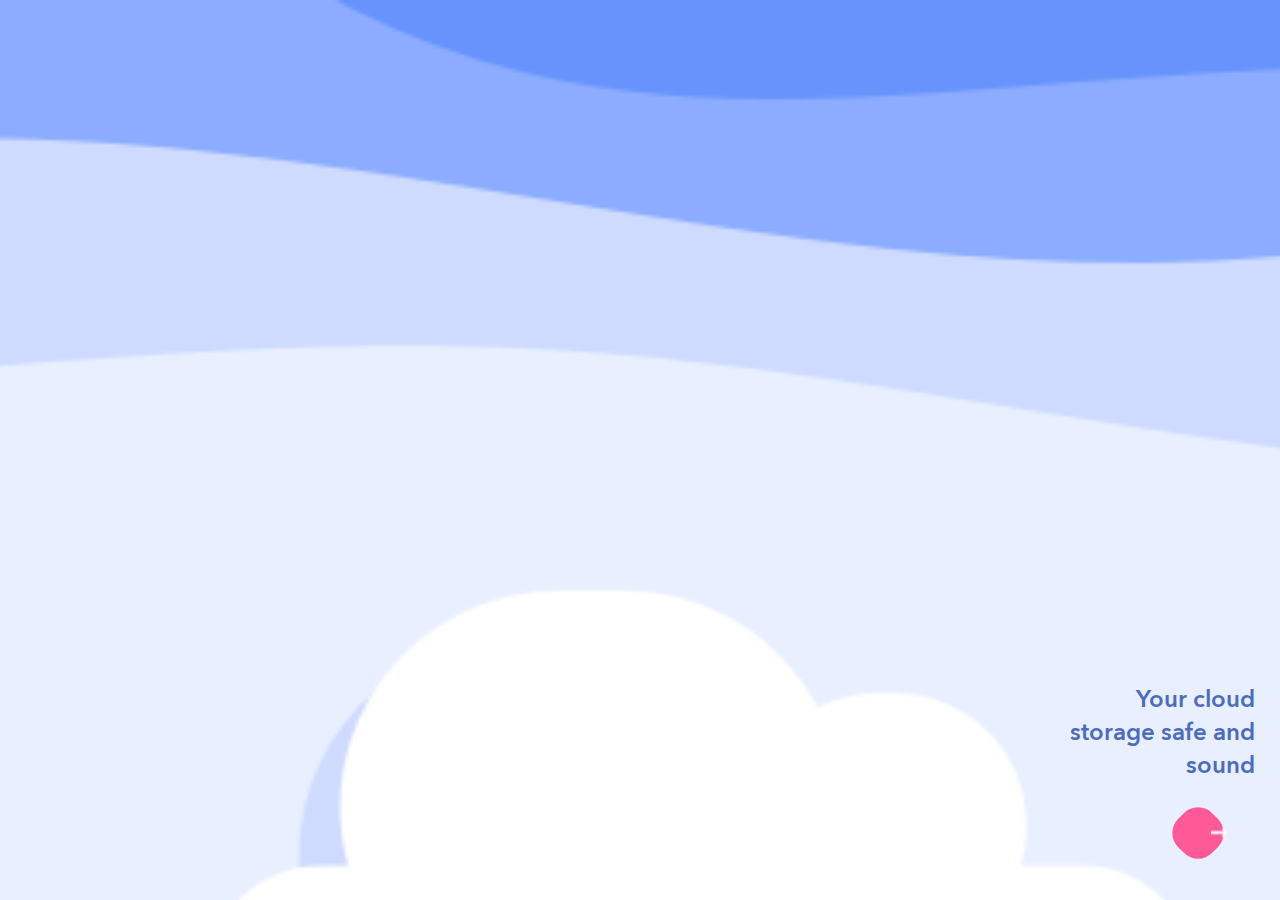
<file: index.html>
<!doctype html>
<html lang="en">
  <head>
    <title>Task 1</title>
    <!-- Required meta tags -->
    <meta charset="utf-8">
    <meta name="viewport" content="width=device-width, initial-scale=1">

    <link rel="stylesheet" href="assets/css/style.css">
    <!-- Bootstrap CSS -->
    <link href="https://cdn.jsdelivr.net/npm/bootstrap@5.0.0-beta3/dist/css/bootstrap.min.css" rel="stylesheet" integrity="sha384-eOJMYsd53ii+scO/bJGFsiCZc+5NDVN2yr8+0RDqr0Ql0h+rP48ckxlpbzKgwra6" crossorigin="anonymous">

    <!-- Option 1: Bootstrap Bundle with Popper -->
    <script src="https://cdn.jsdelivr.net/npm/bootstrap@5.0.0-beta3/dist/js/bootstrap.bundle.min.js" integrity="sha384-JEW9xMcG8R+pH31jmWH6WWP0WintQrMb4s7ZOdauHnUtxwoG2vI5DkLtS3qm9Ekf" crossorigin="anonymous"></script>

    <!-- Option 2: Separate Popper and Bootstrap JS -->
    <!--
    <script src="https://cdn.jsdelivr.net/npm/@popperjs/core@2.9.1/dist/umd/popper.min.js" integrity="sha384-SR1sx49pcuLnqZUnnPwx6FCym0wLsk5JZuNx2bPPENzswTNFaQU1RDvt3wT4gWFG" crossorigin="anonymous"></script>
    <script src="https://cdn.jsdelivr.net/npm/bootstrap@5.0.0-beta3/dist/js/bootstrap.min.js" integrity="sha384-j0CNLUeiqtyaRmlzUHCPZ+Gy5fQu0dQ6eZ/xAww941Ai1SxSY+0EQqNXNE6DZiVc" crossorigin="anonymous"></script>
    -->
   
  </head>
  <body>
    <div class="banner-img">
        <p>Your cloud storage safe and sound</p>
        <a href="home.html">
            <div class="arrow-btn d-flex justify-content-center align-items-center">
                <img src="assets/img/arrow.png" alt="arrow">
            </div>
        </a>
   </div>
  </body>
</html>
</file>
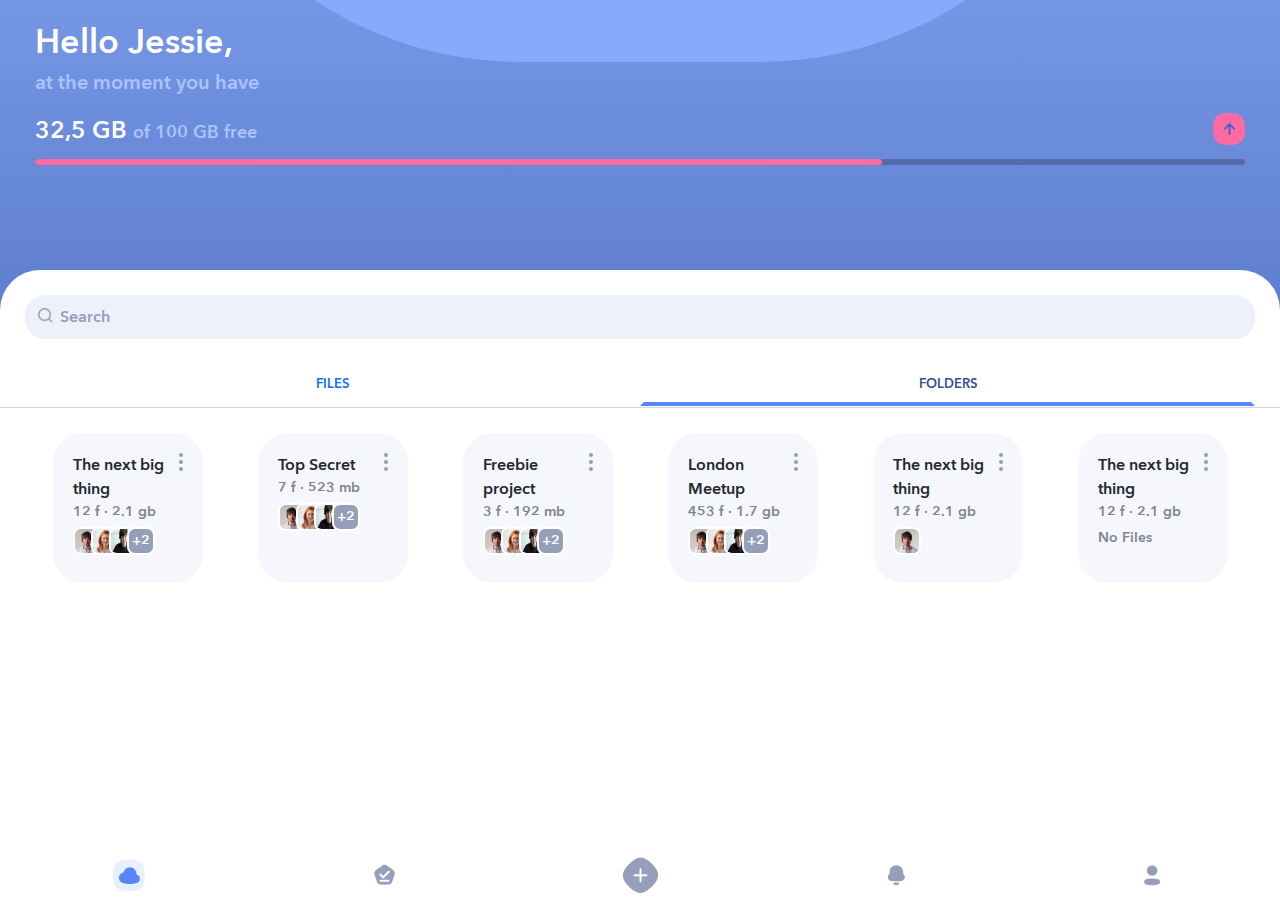
<file: home.html>
<!doctype html>
<html lang="en">

<head>
    <title>Home</title>
    <!-- Required meta tags -->
    <meta charset="utf-8">
    <meta name="viewport" content="width=device-width, initial-scale=1">

    <!-- Bootstrap CSS -->
    <link href="https://cdn.jsdelivr.net/npm/bootstrap@5.0.0-beta3/dist/css/bootstrap.min.css" rel="stylesheet">
    <script src="https://code.jquery.com/jquery-3.6.0.min.js"></script>
    <script src="https://cdn.jsdelivr.net/npm/@popperjs/core@2.9.1/dist/umd/popper.min.js"></script>
    <script src="https://cdn.jsdelivr.net/npm/bootstrap@5.0.0-beta3/dist/js/bootstrap.min.js"></script>

    <!-- custome files -->
    <script src="assets/js/script.js"></script>
    <link rel="stylesheet" href="assets/css/style.css">

</head>

<body>
    <div class="wrapper for-home">
        <div class="wave"></div>
    </div>

    <div class="container-fluid">
        <div class="row">
            <div class="col-12 main-container p-0">
                <div class="intro">

                    <div class="name-cont">
                        <p class="font-color1">Hello Jessie,</p>
                        <p class="font-color2">at the moment you have</p>
                    </div>

                    <div class="progr-conteiner">
                        <p class="font-color1">32,5 GB
                            <span class="font-color2">of 100 GB free</span>
                        </p>
                        <div class="up-btn"><img src="assets/img/up-btn.png" alt="up-btn"></div>
                        <div class="progress">
                            <div class="progress-bar" role="progressbar" style="width: 70%" aria-valuenow="70"
                                aria-valuemin="0" aria-valuemax="100"></div>
                        </div>
                    </div>
                </div>
                <div class="tab-container">
                    <div class="search-cont">
                        <img src="assets/img/search-ico.png" alt="searc-icon">
                        <input class="form-control search-input" type="text" placeholder="Search">
                    </div>

                    <nav>
                        <ul class="nav nav-tabs" id="myTab" role="tablist">
                            <li class="nav-item">
                                <a class="nav-link" id="files-tab" data-toggle="tab" href="#files" role="tab"
                                    aria-controls="FILES" aria-selected="false">FILES</a>
                            </li>
                            <li class="nav-item">
                                <a class="nav-link active" id="folder-tab" data-toggle="tab" href="#folders" role="tab"
                                    aria-controls="FOLDERS" aria-selected="true">FOLDERS</a>
                            </li>
                        </ul>
                    </nav>

                    <div class="tab-content" id="myTabContent">
                        <div class="tab-pane fade" id="files" role="tabpanel" aria-labelledby="files-tab">
                            <p>Coming Soon...</p>
                        </div>
                        <div class="tab-pane fade show active" id="folders" role="tabpanel"
                            aria-labelledby="folders-tab">

                            <div class="box-con">
                                <!-- <div class="folder-container">
                                <p class="font-color5">The next big thing</p>
                                <p class="font-color4">12 f · 2.1 gb</p>
                                <img class="options" src=assets/img/more.png>
                                <div class="max3photos">
                                    <img src="assets/img/user1.jpg">
                                    <img src="assets/img/user2.jfif">
                                    <img src="assets/img/user4.jpg">
                                    <div class="extraCount font-color1"><span>+7</span></div>
                                </div>
                            </div> -->
                            </div>

                        </div>
                    </div>

                </div>
            </div>
            <!-- #89aafa -->
        </div>

    </div>
    <div class="col-12 footer-tab p-0">
        <a href="home.html">
            <div><img src="assets/img/home-active.png"></div>
        </a>
        <a href="local-storage.html">
            <div><img src="assets/img/local-storage.png"></div>
        </a>
        <a>
            <div class="upload-menu"><img src="assets/img/upload.png"></div>
        </a>
        <a href="notifications.html">
            <div><img src="assets/img/notification.png"></div>
        </a>
        <a href="profile.html">
            <div><img src="assets/img/profile.png"></div>
        </a>
    </div>
    <div class="upload-menu-container">

        <div class="scan-icon">
            <img src="assets/img/scan-icon.png">
            <p class="font-color6">Scan</p>
        </div>

        <div class="photo-icon">
            <img src="assets/img/photo-icon.png" class="">
            <p class="font-color6">Photo</p>
        </div>

        <div class="upload-icon">
            <img src="assets/img/upload-icon.png" class="">
            <p class="font-color6">Upload</p>
        </div>

        <img src="assets/img/close-upload-icon.png" class="cancel-icon">
    </div>
    <div class="blackShade">&nbsp;</div>
</body>

<style>

</style>

</html>
</file>
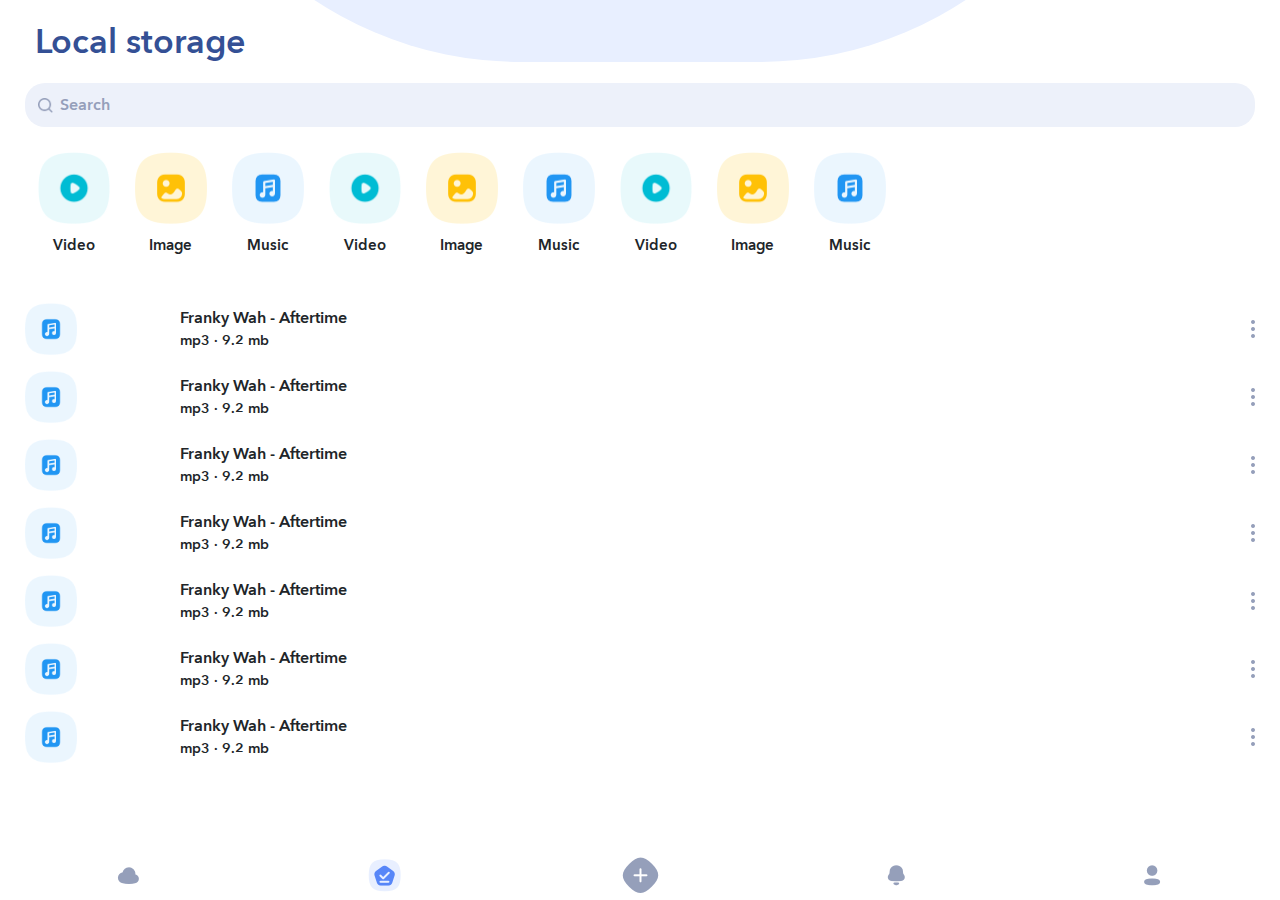
<file: local-storage.html>
<!doctype html>
<html lang="en">
  <head>
    <title>Home</title>
    <!-- Required meta tags -->
    <meta charset="utf-8">
    <meta name="viewport" content="width=device-width, initial-scale=1">

    <!-- Bootstrap CSS -->
    <link href="https://cdn.jsdelivr.net/npm/bootstrap@5.0.0-beta3/dist/css/bootstrap.min.css" rel="stylesheet">
    <script src="https://code.jquery.com/jquery-3.6.0.min.js" ></script>
    <script src="https://cdn.jsdelivr.net/npm/@popperjs/core@2.9.1/dist/umd/popper.min.js" ></script>
    <script src="https://cdn.jsdelivr.net/npm/bootstrap@5.0.0-beta3/dist/js/bootstrap.min.js"></script>

    <!-- custome files -->
    <script src="assets/js/script.js"></script>    
    <link rel="stylesheet" href="assets/css/style.css">

  </head>
  <body>
    <div class="wrapper otherPages">
        <div class="wave"></div>
    </div>

    <div class="container-fluid">
        <div class="row">
            <div class="col-12 main-container p-0 LS-page">
                <p class="pageHead font-color3">
                    Local storage
                </p>
                <div class="search-cont">
                    <img src="assets/img/search-ico.png" alt="searc-icon">
                    <input class="form-control search-input" type="text" placeholder="Search">
                </div>

                <div class="file-type">
                    <div class="type-icon">
                        <img src="assets/img/type-video.png">
                        <p>Video</p>
                    </div>
                    <div class="type-icon">
                        <img src="assets/img/type-img.png">
                        <p>Image</p>
                    </div>
                    <div class="type-icon">
                        <img src="assets/img/type-music.png">
                        <p>Music</p>
                    </div>
                    <div class="type-icon">
                        <img src="assets/img/type-video.png">
                        <p>Video</p>
                    </div>
                    <div class="type-icon">
                        <img src="assets/img/type-img.png">
                        <p>Image</p>
                    </div>
                    <div class="type-icon">
                        <img src="assets/img/type-music.png">
                        <p>Music</p>
                    </div>
                    <div class="type-icon">
                        <img src="assets/img/type-video.png">
                        <p>Video</p>
                    </div>
                    <div class="type-icon">
                        <img src="assets/img/type-img.png">
                        <p>Image</p>
                    </div>
                    <div class="type-icon">
                        <img src="assets/img/type-music.png">
                        <p>Music</p>
                    </div>
                </div>

                <div class="file-list">
                    <div class="file-Container">
                        <img src="assets/img/type-music.png">
                        <div class="fileInfo">                            
                            <p>Franky Wah - Aftertime</p>
                            <p>mp3 · 9.2 mb</p>
                        </div>
                        <img class="moreBtn" src="assets/img/more.png">
                    </div>
                    <div class="file-Container">
                        <img src="assets/img/type-music.png">
                        <div class="fileInfo">                            
                            <p>Franky Wah - Aftertime</p>
                            <p>mp3 · 9.2 mb</p>
                        </div>
                        <img class="moreBtn" src="assets/img/more.png">
                    </div>
                    <div class="file-Container">
                        <img src="assets/img/type-music.png">
                        <div class="fileInfo">                            
                            <p>Franky Wah - Aftertime</p>
                            <p>mp3 · 9.2 mb</p>
                        </div>
                        <img class="moreBtn" src="assets/img/more.png">
                    </div>
                    <div class="file-Container">
                        <img src="assets/img/type-music.png">
                        <div class="fileInfo">                            
                            <p>Franky Wah - Aftertime</p>
                            <p>mp3 · 9.2 mb</p>
                        </div>
                        <img class="moreBtn" src="assets/img/more.png">
                    </div>
                    <div class="file-Container">
                        <img src="assets/img/type-music.png">
                        <div class="fileInfo">                            
                            <p>Franky Wah - Aftertime</p>
                            <p>mp3 · 9.2 mb</p>
                        </div>
                        <img class="moreBtn" src="assets/img/more.png">
                    </div>
                    <div class="file-Container">
                        <img src="assets/img/type-music.png">
                        <div class="fileInfo">                            
                            <p>Franky Wah - Aftertime</p>
                            <p>mp3 · 9.2 mb</p>
                        </div>
                        <img class="moreBtn" src="assets/img/more.png">
                    </div>
                    <div class="file-Container">
                        <img src="assets/img/type-music.png">
                        <div class="fileInfo">                            
                            <p>Franky Wah - Aftertime</p>
                            <p>mp3 · 9.2 mb</p>
                        </div>
                        <img class="moreBtn" src="assets/img/more.png">
                    </div>
                    <div class="file-Container">
                        <img src="assets/img/type-music.png">
                        <div class="fileInfo">                            
                            <p>Franky Wah - Aftertime</p>
                            <p>mp3 · 9.2 mb</p>
                        </div>
                        <img class="moreBtn" src="assets/img/more.png">
                    </div>

                </div>
            </div>
            <!-- #89aafa -->
        </div>
        
    </div>
    <div class="col-12 footer-tab p-0">
        <a href="home.html">
            <div><img src="assets/img/home.png"></div>
        </a>
        <a href="local-storage.html">
            <div><img src="assets/img/local-storage-active.png"></div>
        </a>
        <a>
            <div class="upload-menu"><img src="assets/img/upload.png"></div>
        </a>
        <a href="notifications.html">
            <div><img src="assets/img/notification.png"></div>
        </a>
        <a href="profile.html">
            <div><img src="assets/img/profile.png"></div>
        </a>
    </div>
    <div class="upload-menu-container">

        <div class="scan-icon">
            <img src="assets/img/scan-icon.png">
            <p class="font-color6">Scan</p>
        </div>

        <div class="photo-icon">
            <img src="assets/img/photo-icon.png" class="">
            <p class="font-color6">Photo</p>
        </div>

        <div class="upload-icon">
            <img src="assets/img/upload-icon.png" class="">
            <p class="font-color6">Upload</p>
        </div>

        <img src="assets/img/close-upload-icon.png" class="cancel-icon">
    </div>
    <div class="blackShade">&nbsp;</div>
  </body>

</html>
</file>
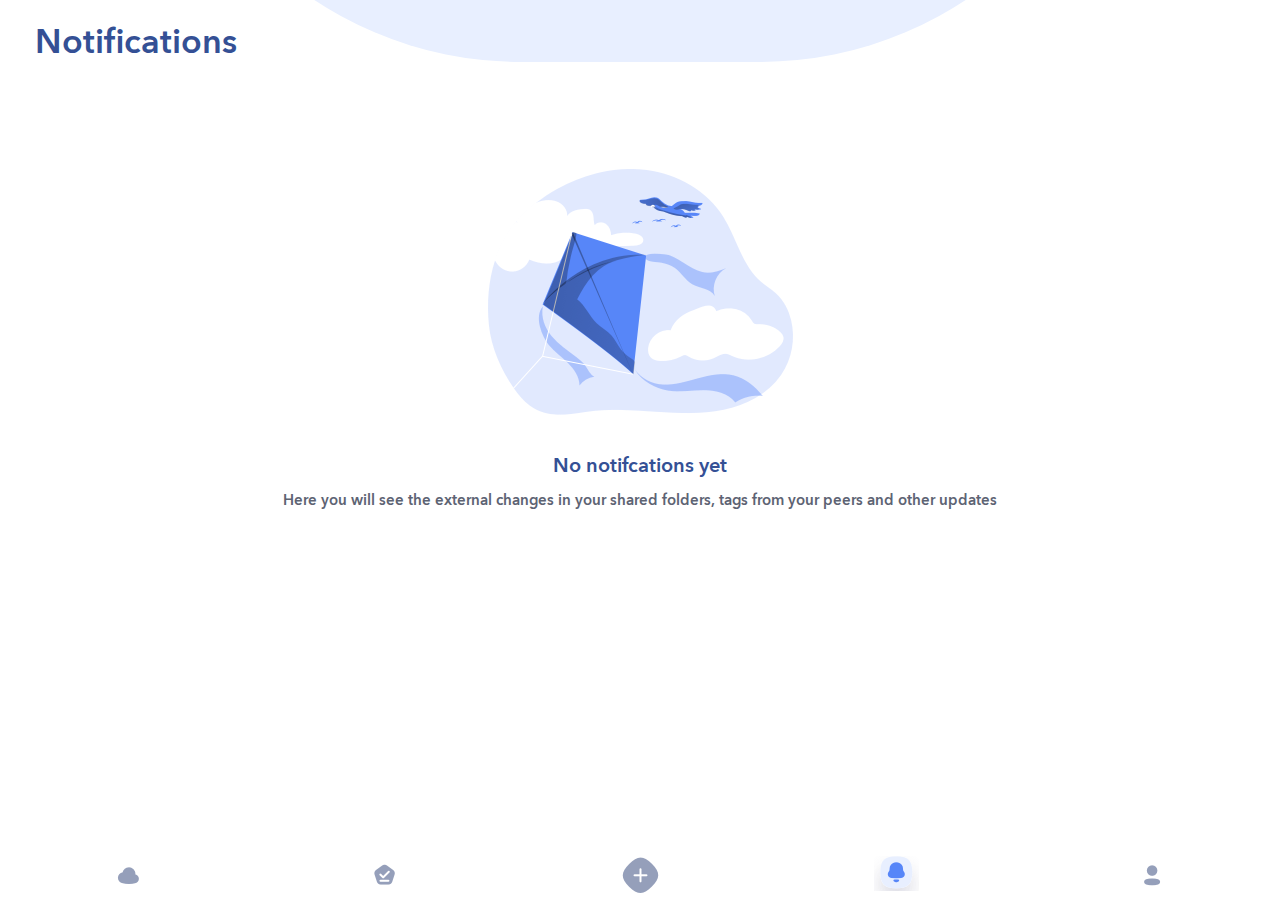
<file: notifications.html>
<!doctype html>
<html lang="en">
  <head>
    <title>Home</title>
    <!-- Required meta tags -->
    <meta charset="utf-8">
    <meta name="viewport" content="width=device-width, initial-scale=1">

    <!-- Bootstrap CSS -->
    <link href="https://cdn.jsdelivr.net/npm/bootstrap@5.0.0-beta3/dist/css/bootstrap.min.css" rel="stylesheet">
    <script src="https://code.jquery.com/jquery-3.6.0.min.js" ></script>
    <script src="https://cdn.jsdelivr.net/npm/@popperjs/core@2.9.1/dist/umd/popper.min.js" ></script>
    <script src="https://cdn.jsdelivr.net/npm/bootstrap@5.0.0-beta3/dist/js/bootstrap.min.js"></script>

    <!-- custome files -->
    <script src="assets/js/script.js"></script>    
    <link rel="stylesheet" href="assets/css/style.css">

  </head>
  <body>
    <div class="wrapper otherPages">
        <div class="wave"></div>
    </div>

    <div class="container-fluid">
        <div class="row">
            <div class="col-12 main-container p-0 LS-page notification">
                <p class="pageHead font-color3">
                    Notifications
                </p>
                <img class="poster" src="assets/img/bg-notifications.png">

                <div class="no-content">
                    <p class="headingCotent font-color3">
                        No notifcations yet</p>
                    <p class="subHeadingcontent font-color6">
                        Here you will see the external changes
                        in your shared folders, 
                        tags from your peers and other updates</p>
                </div>
            </div>
            <!-- #89aafa -->
        </div>
        
    </div>
    <div class="col-12 footer-tab p-0">
        <a href="home.html">
            <div><img src="assets/img/home.png"></div>
        </a>
        <a href="local-storage.html">
            <div><img src="assets/img/local-storage.png"></div>
        </a>
        <a>
            <div class="upload-menu"><img src="assets/img/upload.png"></div>
        </a>
        <a href="notifications.html">
            <div><img src="assets/img/notification-active1.png"></div>
        </a>
        <a href="profile.html">
            <div><img src="assets/img/profile.png"></div>
        </a>
    </div>
    <div class="upload-menu-container">

        <div class="scan-icon">
            <img src="assets/img/scan-icon.png">
            <p class="font-color6">Scan</p>
        </div>

        <div class="photo-icon">
            <img src="assets/img/photo-icon.png" class="">
            <p class="font-color6">Photo</p>
        </div>

        <div class="upload-icon">
            <img src="assets/img/upload-icon.png" class="">
            <p class="font-color6">Upload</p>
        </div>

        <img src="assets/img/close-upload-icon.png" class="cancel-icon">
    </div>
    <div class="blackShade">&nbsp;</div>
  </body>

</html>
</file>
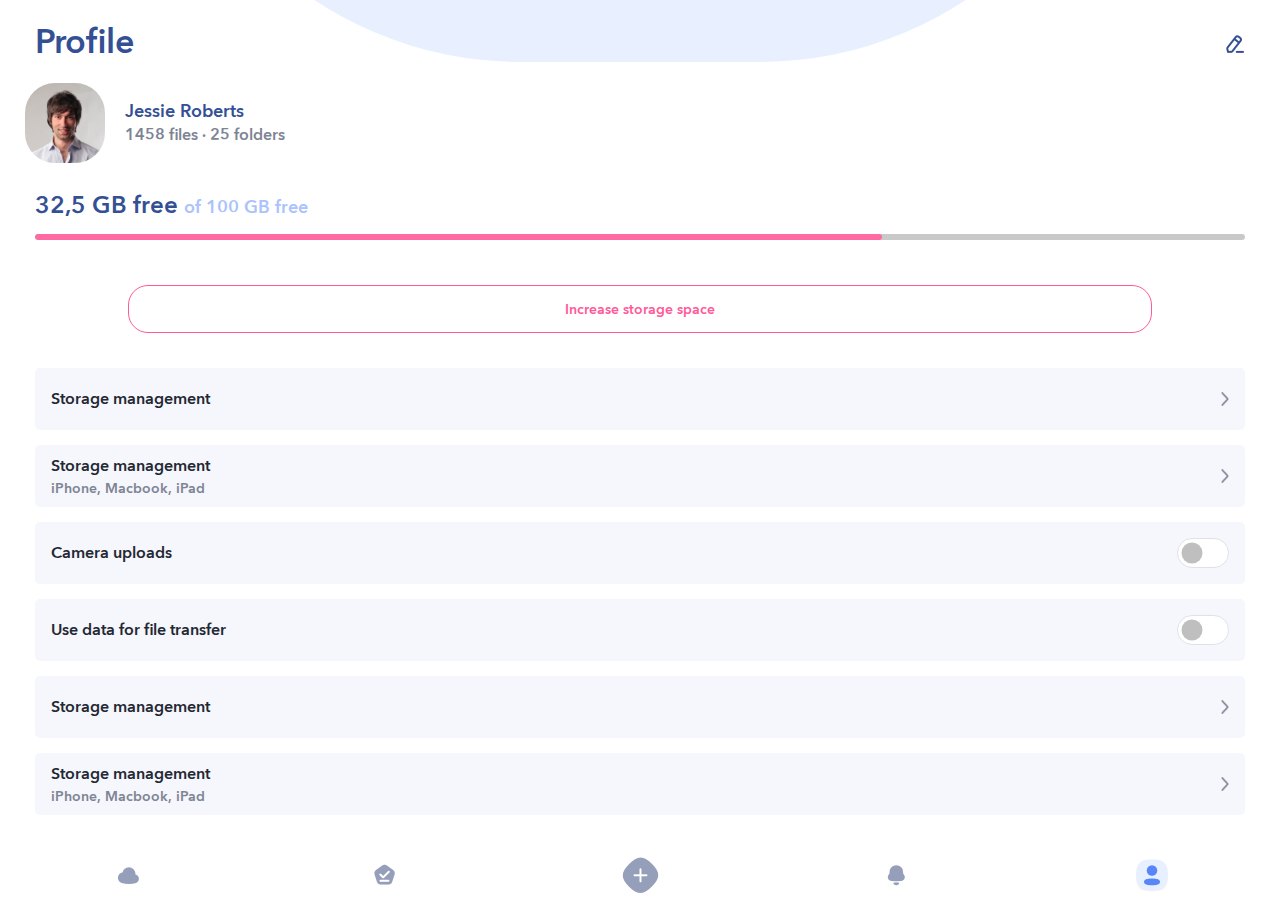
<file: profile.html>
<!doctype html>
<html lang="en">
  <head>
    <title>Home</title>
    <!-- Required meta tags -->
    <meta charset="utf-8">
    <meta name="viewport" content="width=device-width, initial-scale=1">

    <!-- Bootstrap CSS -->
    <link href="https://cdn.jsdelivr.net/npm/bootstrap@5.0.0-beta3/dist/css/bootstrap.min.css" rel="stylesheet">
    <script src="https://code.jquery.com/jquery-3.6.0.min.js" ></script>
    <script src="https://cdn.jsdelivr.net/npm/@popperjs/core@2.9.1/dist/umd/popper.min.js" ></script>
    <script src="https://cdn.jsdelivr.net/npm/bootstrap@5.0.0-beta3/dist/js/bootstrap.min.js"></script>

    
    <!-- custome files -->
    <script src="assets/js/script.js"></script>    
    <link rel="stylesheet" href="assets/css/style.css">

  </head>
  <body>
    <div class="wrapper otherPages">
        <div class="wave"></div>
    </div>

    <div class="container-fluid">
        <div class="row">
            <div class="col-12 main-container p-0">
                <p class="pageHead font-color3">
                    Profile
                    <img src="assets/img/edit-profile.png">
                </p>

                <div class="profile-picCotainer">
                    <img src="assets/img/user1.jpg">
                    <p class="font-color3">Jessie Roberts</p>
                    <p class="font-color4">1458 files · 25 folders</p>
                </div>             
                <div class="progr-conteiner">
                    <p class="font-color3">32,5 GB free
                        <span class="font-color2">of 100 GB free</span>
                    </p>
                    <!-- <div class="up-btn"><img src="assets/img/up-btn.png" alt="up-btn"></div> -->
                    <div class="progress">
                        <div class="progress-bar" role="progressbar" style="width: 70%" aria-valuenow="70"
                            aria-valuemin="0" aria-valuemax="100"></div>
                    </div>
                </div>

                <button type="button" class="btn storage-btn">Increase storage space</button>
                
                <div class="storage-options">
                    <div class="optionCotainer">
                        <div>
                            <p class="font-color5">Storage management</p>
                        </div>
                        <img src="assets/img/right-arrow.png">
                    </div>

                    <div class="optionCotainer">
                        <div>
                            <p class="font-color5">Storage management</p>
                            <p class="font-color4">iPhone, Macbook, iPad</p>
                        </div>
                        <img src="assets/img/right-arrow.png">
                    </div>

                    <div class="optionCotainer with-switch">
                        <div>
                            <p class="font-color5">Camera uploads</p>
                        </div>
                        
                        <div class="form-check form-switch">
                            <input class="form-check-input" type="checkbox" id="flexSwitchCheckDefault">
                            <label class="form-check-label" for="flexSwitchCheckDefault">&nbsp;</label>
                          </div>

                    </div>

                    <div class="optionCotainer with-switch">
                        <div>
                            <p class="font-color5">Use data for file transfer</p>
                        </div>
                        
                        <div class="form-check form-switch">
                            <input class="form-check-input" type="checkbox" id="flexSwitchCheckDefault">
                            <label class="form-check-label" for="flexSwitchCheckDefault">&nbsp;</label>
                          </div>

                    </div>
                    <div class="optionCotainer">
                        <div>
                            <p class="font-color5">Storage management</p>
                        </div>
                        <img src="assets/img/right-arrow.png">
                    </div>

                    <div class="optionCotainer">
                        <div>
                            <p class="font-color5">Storage management</p>
                            <p class="font-color4">iPhone, Macbook, iPad</p>
                        </div>
                        <img src="assets/img/right-arrow.png">
                    </div>
                    <div class="optionCotainer">
                        <div>
                            <p class="font-color5">Storage management</p>
                        </div>
                        <img src="assets/img/right-arrow.png">
                    </div>

                    <div class="optionCotainer">
                        <div>
                            <p class="font-color5">Storage management</p>
                            <p class="font-color4">iPhone, Macbook, iPad</p>
                        </div>
                        <img src="assets/img/right-arrow.png">
                    </div>
                    <div class="optionCotainer">
                        <div>
                            <p class="font-color5">Storage management</p>
                        </div>
                        <img src="assets/img/right-arrow.png">
                    </div>

                    <div class="optionCotainer">
                        <div>
                            <p class="font-color5">Storage management</p>
                            <p class="font-color4">iPhone, Macbook, iPad</p>
                        </div>
                        <img src="assets/img/right-arrow.png">
                    </div>

                </div>
                
            </div>
            <!-- #89aafa -->
        </div>
        
    </div>
    <div class="col-12 footer-tab p-0">
        <a href="home.html">
            <div><img src="assets/img/home.png"></div>
        </a>
        <a href="local-storage.html">
            <div><img src="assets/img/local-storage.png"></div>
        </a>
        <a>
            <div class="upload-menu"><img src="assets/img/upload.png"></div>
        </a>
        <a href="notifications.html">
            <div><img src="assets/img/notification.png"></div>
        </a>
        <a href="profile.html">
            <div><img src="assets/img/profile-active.png"></div>
        </a>
    </div>
    <div class="upload-menu-container">

        <div class="scan-icon">
            <img src="assets/img/scan-icon.png">
            <p class="font-color6">Scan</p>
        </div>

        <div class="photo-icon">
            <img src="assets/img/photo-icon.png" class="">
            <p class="font-color6">Photo</p>
        </div>

        <div class="upload-icon">
            <img src="assets/img/upload-icon.png" class="">
            <p class="font-color6">Upload</p>
        </div>

        <img src="assets/img/close-upload-icon.png" class="cancel-icon">
    </div>
    <div class="blackShade">&nbsp;</div>
  </body>

</html>
</file>
<file: assets/css/style.css>
* {
    margin: 0;
    padding: 0;
    box-sizing: border-box;
}

@font-face {
    font-family: 'Avenir Next Demi';
    src: url('/assets/font/AvenirNext-DemiBold.ttf') format('truetype');
    font-style: normal;
    font-display: swap;
}

html, body {
    font-family: 'Avenir Next Demi' !important;
    font-size: 14px;
}

h1, h2, h3, h4, h5, h6, p {
    margin: 0 !important;
    padding: 0;
}

a {
    color: unset;
}

.font-color1 {
    color: #ffffff;
}

.font-color2 {
    color: #abc3fc;
}

.font-color3 {
    color: #345095
}

.font-color4 {
    color: #7e8494
}

.font-color5 {
    color: #242833;
}

.font-color6 {
    color: #5d6373
}

textarea:focus, textarea.form-control:focus, input.form-control:focus, input[type=text]:focus, input[type=password]:focus, input[type=email]:focus, input[type=number]:focus, [type=text].form-control:focus, [type=password].form-control:focus, [type=email].form-control:focus, [type=tel].form-control:focus, [contenteditable].form-control:focus {
    box-shadow: inset 0 -1px 0 #ddd !important;
}

input:focus, select:focus, textarea:focus, button:focus {
    outline: none !important;
}

/* on boarding CSS */

.banner-img {
    background-image: url('/assets/img/main-page.png');
    background-repeat: no-repeat;
    background-size: cover;
    height: 100vh;
    width: 100%;
    position: relative;
}

.banner-img p {
    color: #4d6cbb;
    font-size: 24px;
    text-align: right;
    width: 209px;
    position: absolute;
    right: 25px;
    bottom: 118px;
}

.banner-img .arrow-btn {
    height: 48px;
    width: 48px;
    border-radius: 20px;
    transform: rotate(135deg);
    position: absolute;
    right: 58px;
    bottom: 43px;
    background-color: #ff5998;
}

.banner-img .arrow-btn img {
    transform: rotate(-135deg);
    height: 10px;
}

.main-container {
    /* background-color: #4274eb; */
}

.intro {
    height: 30vh;
}

.tab-container {
    /* height: 70vh; */
    height: 63vh;
    background-color: #fff;
    border-radius: 40px 40px 0px 0px;
}

.name-cont {
    padding: 17px 35px 15px;
}

.name-cont p:nth-child(1) {
    font-size: 34px;
    font-weight: 600;
}

.name-cont p:nth-child(2) {
    font-size: 20px;
    font-weight: 600;
}

.progr-conteiner {
    position: relative;
    padding: 0 35px 35px
}

.up-btn {
    position: absolute;
    right: 35px;
    top: 0;
}

.up-btn img {
    height: 32px;
    width: 32px;
}

.progress {
    margin: 10px 0;
    background-color: #00000036 !important;
    border-radius: 20px !important;
    height: 6px !important;
}

.progress-bar {
    background-color: #ff6aa2 !important;
    border-radius: 20px !important;
}

.progr-conteiner p {
    font-size: 24px;
    font-weight: 600;
}

.progr-conteiner p span {
    font-size: 18px;
    font-weight: 600px;
}

.search-cont {
    position: relative;
    padding: 25px;
}

.search-cont img {
    position: absolute;
    z-index: 1;
    height: 15px;
    width: 15px;
    top: 38px;
    left: 38px;
}

.search-input {
    border: unset;
    background-color: #edf1fa;
    height: 44px;
    border-radius: 20px;
    padding: 0 35px;
}

.search-input::placeholder {
    color: #959fba;
    font-size: 16px;
    font-weight: 500;
}

.search-input:focus {
    color: #959fba;
    background-color: #edf1fa;
}

.tab-container nav {
    /* padding: 0 25px 1px; */
    padding: 0 0 1px;
    border-bottom: 1px solid #d3d7e0;
}

.tab-container .nav-item {
    /* width: 40%; */
    flex: 1;
    text-align: center;
}

.tab-container .nav {
    justify-content: space-around;
}

.tab-container .nav-tabs {
    border-bottom: 0px solid #dee2e6;
    padding: 0px 25px 1px;
}

.tab-container .nav-link {
    font-size: 13px;
    font-weight: 600;
    text-transform: uppercase;
}

.tab-container .nav-tabs .nav-item.show .nav-link, .tab-container .nav-tabs .nav-link.active {
    color: #345095 !important;
    border-color: transparent transparent #5786f8;
}

.tab-container .nav-tabs .nav-link {
    border: 4px solid transparent;
}

.tab-container .tab-content {
    padding: 25px 25px 50px;
    max-height: 45vh;
    overflow: scroll;
    height: auto;
}

.tab-container .box-con {
    display: flex;
    justify-content: space-around;
    flex-wrap: wrap;
}

.tab-container .folder-container {
    height: 150px;
    width: 150px;
    background-color: #f5f7fc;
    border-radius: 30px;
    margin-bottom: 25px;
    padding: 20px;
    position: relative;
}

.folder-container p:nth-child(1) {
    font-size: 16px;
    font-weight: 500;
}

.no-files {
    font-size: 14px !important;
    font-weight: 500 !important;
    margin-left: -10px !important;
}

.folder-container p:nth-child(2) {
    font-size: 14px;
    font-weight: 500;
}

.folder-container .options {
    position: absolute;
    right: 20px;
    top: 20px;
    height: 18px;
    width: 4px;
}

.folder-container .max3photos {
    display: flex;
    margin: 5px 0 0 10px;
}

.extraCount, .folder-container .max3photos img {
    height: 28px;
    width: 28px;
    border: 2px solid #fff;
    border-radius: 8px;
    margin-left: -10px;
}

.extraCount {
    background-color: #959fba;
    font-size: 14px;
    font-weight: 300;
    text-align: center;
    padding: 1px;
}

.footer-tab {
    height: 45px;
    position: fixed;
    z-index: 999;
    bottom: 0px;
    padding-bottom: 5px !important;
    display: flex;
    justify-content: space-around;
    align-items: center;
    background-color: #ffffff;
}

.footer-tab a {
    flex: 1;
    text-align: center;
}

.footer-tab a div {
    height: 100%;
    width: 100%;
}

.upload-menu-container {
    width: 100%;
    height: 0;
    position: fixed;
    z-index: 1001;
    bottom: 0px;
    background-color: transparent;
    transition: 0.5s ease;
}

.upload-menu-container.active {
    height: 231px !important;
    background-color: #ffffff !important;
    transition: 0.5s ease;
    border-radius: 130px 130px 0 0;
}

.blackShade {
    display: none;
    height: 100vh;
    width: 100%;
    overflow: hidden;
    z-index: 1000;
    background-color: #000000;
    opacity: 0.5;
    position: fixed;
    top: 0;
}

.upload-menu-container p {
    text-align: center;
    font-size: 12px;
    font-weight: 500;
    margin: 10px 0 0 0 !important;
}

.upload-menu-container img {
    height: 60px;
    width: 60px;
}

.upload-menu-container .scan-icon {
    left: 50px;
    top: 63px;
    position: absolute;
}

.upload-menu-container .photo-icon {
    margin: 35px auto 0;
    width: 60px;
}

.upload-menu-container .upload-icon {
    position: absolute;
    right: 50px;
    top: 63px;
}

.cancel-icon {
    display: block;
    margin: 37px auto 30px;
    height: 100px !important;
    width: 100px !important;
}

.wrapper.for-home {
    background-image: linear-gradient(to top, #4d6cbb 0%, #89aafa 100%);
    /* background-color: #ffffff; */
}

.wrapper.for-home .wave {
    background-color: #89aafa;
}

.wrapper.otherPages {
    /* background-image: linear-gradient(to top, #ffffff 0%, #e6e6e6 100%); */
    background-color: #ffffff;

}

.wrapper.otherPages .wave {
    background-color: #e8efff;
}

.wrapper {
    width: 100%;
    height: 90vh;
    position: absolute;
    left: 50%;
    /* top: 45px; */
    top:225px;
    transform: translate(-50%, -60%);
    border-radius: 5px;
    overflow: hidden;
    z-index: -1;
}

.wave {
    width: 1000px;
    height: 1025px;
    position: absolute;
    top: -25%;
    left: 50%;
    margin-left: -500px;
    margin-top: -500px;
    border-radius: 38%;
    /* background: rgba(255, 255, 255, .75); */
    animation: wave 25s infinite linear;
}

@keyframes wave {
    from {
        transform: rotate(0deg);
    }
    from {
        transform: rotate(360deg);
    }
}

.LS-page .search-cont {
    padding-top: 0px;
}

.LS-page .search-cont img {
    top: 15px;
}

.pageHead {
    font-size: 34px;
    font-weight: 600;
    padding: 17px 35px 15px;
}

.file-type {
    /* height: 106px; */
    overflow-y: scroll;
    padding-left: 25px;
    display: flex;
}

.file-type::-webkit-scrollbar {
    width: 0px;
}

.type-icon {
    margin: 0 12.5px;
}

.type-icon img {
    height: 72px;
    width: 72px;
}

.type-icon p {
    font-size: 15px;
    font-weight: 500;
    text-align: center;
    margin: 10px 0 0 0 !important;
}

.file-list {
    height: auto;
    overflow: scroll;
    padding: 30px 25px 50px;
    height: 58vh;
}

.file-Container {
    height: 52px;
    margin: 16px 0;
    display: flex;
    justify-content: space-between;
    align-items: center;
}

.file-Container img {
    height: 52px;
    width: 52px;
    align-self: center;
    justify-self: flex-start;
}

.fileInfo {
    align-self: center;
    margin: 0 0 0 15px;
    justify-self: flex-start;
    width: 80%;
}

.fileInfo p:nth-child(1) {
    font-size: 16px;
    font-weight: 500;
}

.fileInfo p:nth-child(2) {
    font-size: 14px;
    font-weight: 400;
}

.file-Container .moreBtn {
    height: 18px;
    width: 4px;
    align-self: center;
    justify-self: flex-end;
}

.main-container.notification .poster {
    height: 246px;
    width: 305px;
    margin: 86px auto 0;
    display: block;
}

.no-content {
    margin: 36px 35px;
}

.headingCotent {
    font-size: 20px;
    font-weight: 600;
    text-align: center;
}

.subHeadingcontent {
    font-size: 15px;
    font-weight: 400;
    margin: 8px 0 0 0 !important;
    text-align: center;
}

.pageHead {
    position: relative;
}

.pageHead img {
    position: absolute;
    top: 35px;
    right: 35px;
}

.profile-picCotainer {
    margin: 0 25px 25px;
    position: relative;
}

.profile-picCotainer p:nth-child(2) {
    position: absolute;
    font-size: 18px;
    font-weight: 600;
    top: 15px;
    left: 100px;
}

.profile-picCotainer p:nth-child(3) {
    position: absolute;
    font-size: 16px;
    font-weight: 500;
    top: 40px;
    left: 100px;
}

.profile-picCotainer img {
    height: 80px;
    width: 80px;
    border-radius: 30px;
}

.storage-btn:hover, .bstorage-btn:focus, .storage-btn:active, .storage-btn.active, button.storage-btn {
    color: #ff5998;
    border-color: #ff5998;
    outline: unset;
    box-shadow: 0 0 0;
    display: block;
    width: 80%;
    margin: 0 auto 35px;
    border-radius: 20px;
    height: 48px;
}
.storage-options{        
    padding: 0 35px 50px;
    height: 50vh;
    overflow-x: auto;
  }
  .optionCotainer{
      display: flex;
      align-items: center;
      justify-content: space-between;
      min-height: 62px;
      border-radius: 5px;
      background-color: #f5f7fc;
      height: auto;
      padding: 0 16px;
      margin: 0 0 15px 0;
  }
  .optionCotainer div{
      width: 80%;
      overflow:hidden;
  }
  .optionCotainer div p:nth-child(1){
      font-size: 16px;
  }
  .optionCotainer div p:nth-child(2){
    font-size: 14px;
    font-weight: 500;
  }
  .optionCotainer img{
      height: 14px;
      width: 8px;
  }
  .form-switch{
      width: 52px !important;
      height: 35px;
  }
  .form-switch .form-check-input{
    width: 52px !important;
    height: 30px;
  }
  .form-check-input:focus{
      box-shadow: none;
      outline: none;
      border: none;
  }

@media (max-width: 320px) {
    .name-cont p:nth-child(1) {
        font-size: 1.5rem;
    }
    .progr-conteiner p {
        font-size: 1.3rem;
    }
    .name-cont p:nth-child(2), .progr-conteiner p span {
        font-size: 1rem;
    }
    .name-cont {
        padding: 17px 35px 10px;
    }
    .progr-conteiner {
        position: relative;
        padding: 0 35px 25px
    }
    .tab-container nav {
        padding: 0 10px 1px;
    }
    .tab-container .folder-container {
        height: 125px;
        width: 125px;
        padding: 15px;
    }
    .folder-container p:nth-child(1) {
        font-size: 1rem;
    }
    .folder-container .options {
        height: 13px;
        width: 3px;
    }
    .main-container.notification .poster {
        margin: 10px auto 0;
    }
    .wrapper {
        top: -40px;
    }
}
</file>
